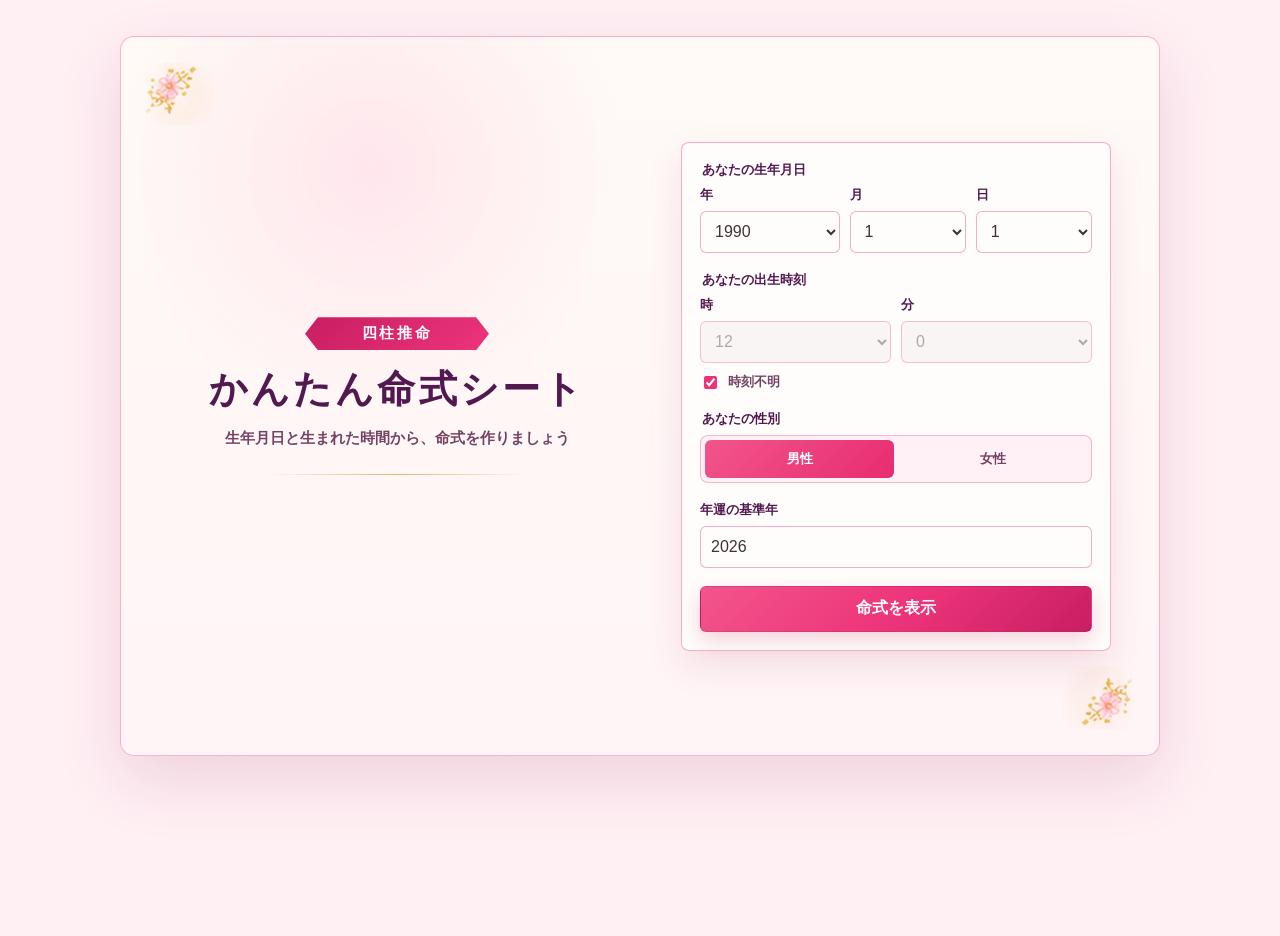
<file: index.html>
<!doctype html>
<html lang="ja">
  <head>
    <meta charset="UTF-8" />
    <meta name="viewport" content="width=device-width, initial-scale=1.0" />
    <meta name="robots" content="noindex, nofollow, noarchive, nosnippet" />
    <meta name="theme-color" content="#ed347a" />
    <meta name="apple-mobile-web-app-capable" content="yes" />
    <meta name="apple-mobile-web-app-status-bar-style" content="default" />
    <link rel="manifest" href="./manifest.webmanifest" />
    <link rel="stylesheet" href="./styles.css" />
    <title>かんたん命式シート</title>
  </head>
  <body>
    <main id="app" class="app-shell">
      <section id="input-screen" class="input-screen" aria-label="命式入力">
        <div class="brand-copy">
          <p class="brand-ribbon">四柱推命</p>
          <h1>かんたん命式シート</h1>
          <p>生年月日と生まれた時間から、命式を作りましょう</p>
        </div>

        <form id="birth-form" class="birth-form">
          <fieldset>
            <legend>あなたの生年月日</legend>
            <div class="date-grid">
              <label><span>年</span><select id="birth-year" required></select></label>
              <label><span>月</span><select id="birth-month" required></select></label>
              <label><span>日</span><select id="birth-day" required></select></label>
            </div>
          </fieldset>
          <fieldset>
            <legend>あなたの出生時刻</legend>
            <div class="time-grid">
              <label><span>時</span><select id="birth-hour"></select></label>
              <label><span>分</span><select id="birth-minute"></select></label>
              <label class="unknown-row"><input id="unknown-time" type="checkbox" checked /><span>時刻不明</span></label>
            </div>
          </fieldset>
          <fieldset>
            <legend>あなたの性別</legend>
            <div class="sex-switch">
              <label><input type="radio" name="sex" value="male" checked /><span>男性</span></label>
              <label><input type="radio" name="sex" value="female" /><span>女性</span></label>
            </div>
          </fieldset>
          <label class="base-year"><span>年運の基準年</span><input id="current-year" type="number" min="1900" max="2200" value="2026" /></label>
          <p id="form-error" class="form-error" role="alert" hidden></p>
          <button id="submit-button" type="submit">命式を表示</button>
        </form>
      </section>
      <section id="results" class="results-screen" aria-live="polite" hidden></section>
    </main>
    <script type="module" src="./src/main.js"></script>
  </body>
</html>
</file>
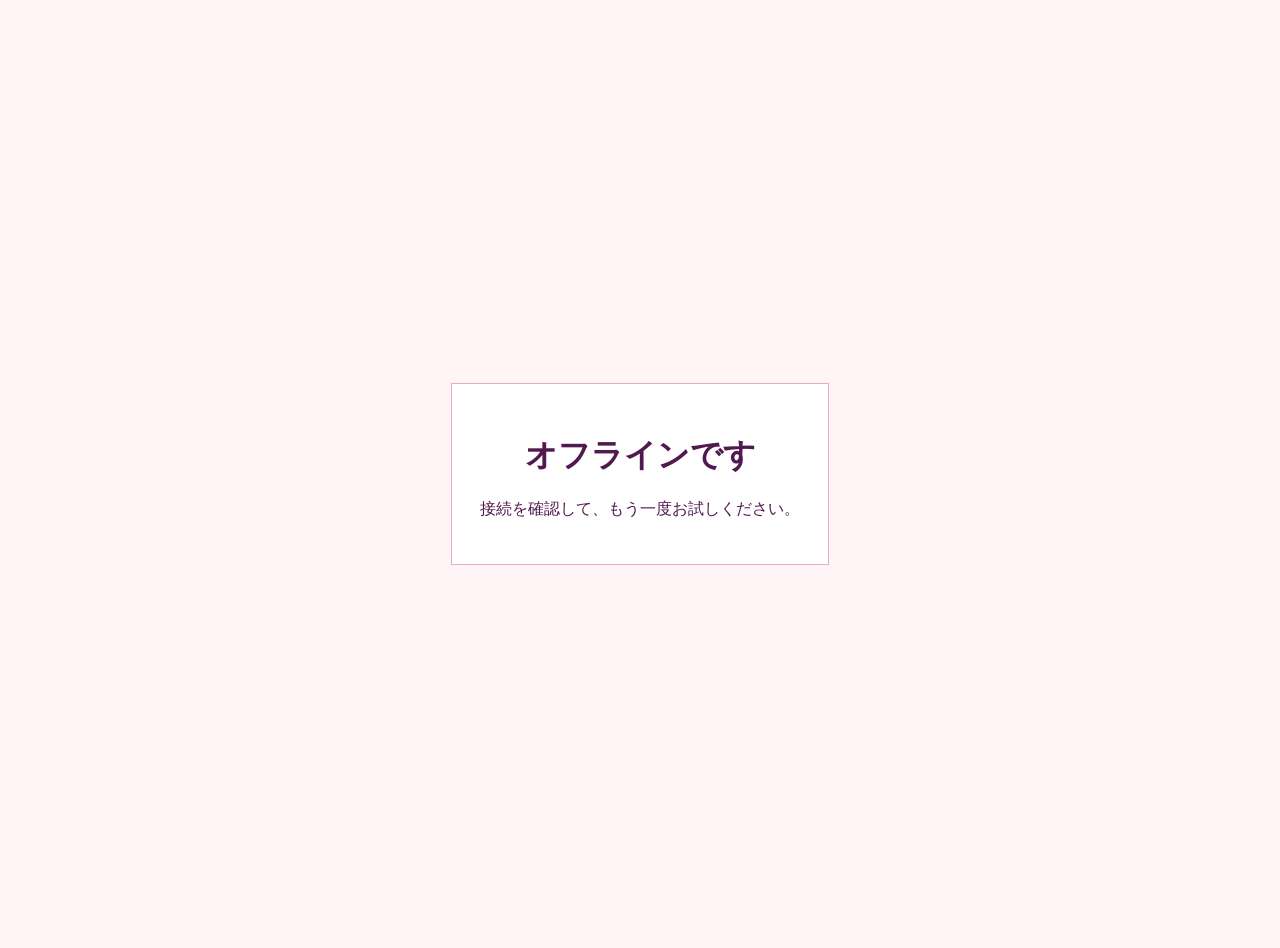
<file: offline.html>
<!doctype html>
<html lang="ja">
  <head><meta charset="UTF-8" /><meta name="viewport" content="width=device-width, initial-scale=1.0" /><meta name="theme-color" content="#ed347a" /><title>オフライン</title></head>
  <body style="display:grid;min-height:100vh;margin:0;padding:24px;color:#51194f;background:#fff4f6;font-family:'Yu Gothic',Meiryo,sans-serif;place-items:center"><main style="max-width:420px;padding:28px;text-align:center;background:#fff;border:1px solid #f2a7c3"><h1>オフラインです</h1><p>接続を確認して、もう一度お試しください。</p></main></body>
</html>
</file>
<file: styles.css>
:root {
  color-scheme: light;
  --pink: #ed347a;
  --pink-deep: #c81e61;
  --pink-soft: #fff0f4;
  --ivory: #fffaf6;
  --purple: #51194f;
  --gold: #d9a34b;
  --line: #e9cfc9;
  --ink: #55151a;
  font-family: "Noto Sans JP", "Hiragino Kaku Gothic ProN", "Yu Gothic", Meiryo, sans-serif;
}

* { box-sizing: border-box; }
html { scroll-behavior: smooth; }
body { min-height: 100vh; margin: 0; color: var(--purple); background: var(--pink-soft); }
button, input, select { font: inherit; }
button { cursor: pointer; }
[hidden] { display: none !important; }

.app-shell { min-height: 100vh; }

/* 入力画面 */
.input-screen {
  position: relative;
  display: grid;
  grid-template-columns: minmax(320px, 1fr) minmax(390px, 430px);
  gap: 56px;
  align-items: center;
  width: min(1040px, calc(100% - 48px));
  min-height: min(720px, calc(100vh - 72px));
  margin: 36px auto;
  padding: 48px;
  overflow: hidden;
  background:
    radial-gradient(circle at 24% 18%, rgba(255, 210, 225, 0.48), transparent 26%),
    linear-gradient(rgba(255, 250, 246, 0.96), rgba(255, 244, 246, 0.96));
  border: 1px solid rgba(237, 52, 122, 0.34);
  border-radius: 14px;
  box-shadow: 0 24px 64px rgba(142, 31, 81, 0.14);
}

.input-screen::before,
.input-screen::after {
  position: absolute;
  width: 72px;
  height: 78px;
  background: url("./assets/meishiki-sheet-ornament.png") center / contain no-repeat;
  opacity: 0.82;
  mix-blend-mode: multiply;
  -webkit-mask-image: radial-gradient(ellipse at center, #000 46%, transparent 82%);
  mask-image: radial-gradient(ellipse at center, #000 46%, transparent 82%);
  content: "";
}
.input-screen::before { top: 18px; left: 22px; }
.input-screen::after { right: 24px; bottom: 18px; transform: rotate(180deg); }

.brand-copy { position: relative; z-index: 1; display: grid; justify-items: center; text-align: center; }
.brand-copy::after { width: 260px; height: 1px; margin-top: 22px; background: linear-gradient(90deg, transparent, rgba(217, 163, 75, 0.78), transparent); content: ""; }
.brand-ribbon {
  min-width: 184px;
  margin: 0 0 14px;
  padding: 7px 28px;
  color: #fff;
  font-family: "Noto Serif JP", "Yu Mincho", "Hiragino Mincho ProN", serif;
  font-size: 0.92rem;
  font-weight: 800;
  letter-spacing: 0.18em;
  background: linear-gradient(135deg, var(--pink-deep), var(--pink));
  clip-path: polygon(7% 0, 93% 0, 100% 50%, 93% 100%, 7% 100%, 0 50%);
}
.brand-copy h1 { margin: 0; color: var(--purple); font-family: "Noto Serif JP", "Yu Mincho", "Hiragino Mincho ProN", serif; font-size: clamp(1.9rem, 3vw, 2.5rem); letter-spacing: 0.08em; }
.brand-copy > p:last-child { margin: 10px 0 0; color: #744263; font-size: 0.92rem; font-weight: 700; line-height: 1.8; }

.birth-form { position: relative; z-index: 1; display: grid; gap: 18px; padding: 18px; background: rgba(255, 253, 251, 0.92); border: 1px solid rgba(237, 52, 122, 0.4); border-radius: 8px; box-shadow: 0 14px 36px rgba(142, 31, 81, 0.11); }
fieldset { margin: 0; padding: 0; border: 0; }
legend, label > span { display: block; margin-bottom: 7px; color: var(--purple); font-size: 0.82rem; font-weight: 800; }
.date-grid, .time-grid { display: grid; gap: 10px; }
.date-grid { grid-template-columns: 1.2fr 1fr 1fr; }
.time-grid { grid-template-columns: 1fr 1fr; }
.unknown-row { display: flex; grid-column: 1 / -1; gap: 8px; align-items: center; }
.unknown-row span { margin: 0; color: #744263; }
input[type="checkbox"] { accent-color: var(--pink); }
select, input[type="number"] { width: 100%; min-height: 42px; padding: 8px 10px; color: #3f3135; background: #fffdfb; border: 1px solid rgba(222, 101, 147, 0.5); border-radius: 6px; }
select:disabled { color: #8d8587; background: #f6f2f2; }
select:focus, input:focus, button:focus-visible { outline: 3px solid rgba(237, 52, 122, 0.24); outline-offset: 2px; }
.sex-switch { display: grid; grid-template-columns: 1fr 1fr; gap: 4px; padding: 4px; background: #fff1f5; border: 1px solid rgba(237, 52, 122, 0.32); border-radius: 8px; }
.sex-switch label { position: relative; }
.sex-switch input { position: absolute; opacity: 0; }
.sex-switch span { margin: 0; padding: 10px; color: #744263; text-align: center; border-radius: 6px; }
.sex-switch input:checked + span { color: #fff; background: linear-gradient(135deg, #f2558b, #e72c71); }
.base-year span { margin-bottom: 7px; }
.form-error { margin: -4px 0; padding: 8px 10px; color: #a3124c; background: #fff0f4; border-left: 3px solid var(--pink); }
#submit-button { min-height: 46px; color: #fff; font-weight: 900; background: linear-gradient(135deg, #f2558b, var(--pink) 52%, var(--pink-deep)); border: 1px solid rgba(160, 20, 80, 0.24); border-radius: 6px; box-shadow: 0 8px 20px rgba(200, 30, 97, 0.2); }

/* 結果画面共通 */
.results-screen { min-height: 100vh; color: var(--ink); background: #fdf8f1; }
.screen-header {
  position: fixed;
  top: 0;
  right: 0;
  left: 0;
  z-index: 10;
  display: grid;
  grid-template-columns: minmax(0, 1fr) auto minmax(0, 1fr);
  gap: 10px;
  align-items: center;
  height: 68px;
  padding: 10px 16px;
  background: rgba(253, 248, 241, 0.98);
  border-bottom: 1px solid var(--line);
  box-shadow: 0 4px 16px rgba(82, 27, 30, 0.06);
}
.screen-header strong { grid-column: 2; font-family: "Noto Serif JP", "Yu Mincho", serif; font-size: clamp(1.05rem, 1.4vw, 1.4rem); letter-spacing: 0.08em; text-align: center; }
.screen-header button { grid-column: 3; justify-self: end; min-height: 40px; padding: 8px 14px; color: var(--ink); background: #fdf8f1; border: 1px solid var(--line); border-radius: 4px; }
.screen-tabs { position: fixed; top: 68px; right: 0; left: 0; z-index: 9; display: grid; grid-template-columns: repeat(2, 1fr); height: 48px; background: #fff; border-bottom: 1px solid var(--line); }
.screen-tabs button { color: var(--ink); font-weight: 800; background: #fff; border: 0; border-right: 1px solid var(--line); }
.screen-tabs button span { display: inline-grid; width: 24px; height: 24px; margin-right: 6px; color: var(--pink); background: #fff0f4; border: 1px solid #ef9cba; border-radius: 50%; place-items: center; }
.screen-tabs button[aria-current="page"] { color: #fff; background: linear-gradient(135deg, #f05a8e, var(--pink)); }
.screen-tabs button[aria-current="page"] span { color: var(--pink-deep); background: #fff; border-color: #fff; }
.result-page { position: relative; min-height: 100vh; }
.page-turn { position: fixed; bottom: 20px; z-index: 12; min-height: 48px; padding: 10px 18px; color: #fff; font-weight: 900; letter-spacing: 0.04em; background: linear-gradient(135deg, #f05a8e, var(--pink-deep)); border: 1px solid rgba(124, 15, 61, 0.26); border-radius: 6px; box-shadow: 0 8px 24px rgba(164, 25, 85, 0.24); }
.page-turn span { font-size: 1.4em; line-height: 0; }
.page-turn-next { right: 22px; }
.page-turn-back { left: 22px; color: var(--purple); background: rgba(255, 250, 246, 0.96); border-color: var(--line); box-shadow: 0 8px 24px rgba(82, 27, 30, 0.12); }

/* 最初の一画面に収める命式シート */
.sheet-viewport { position: relative; width: 100%; height: calc(100vh - 116px); min-height: 320px; margin-top: 116px; overflow: hidden; background: #fdf8f1; }
.meishiki-sheet {
  --sheet-scale: 1;
  position: absolute;
  width: 1120px;
  height: 563px;
  padding: 2px;
  overflow: hidden;
  color: #501014;
  background: #fffaf5;
  border: 1px solid #ead0ca;
  transform: scale(var(--sheet-scale));
  transform-origin: top left;
}
.sheet-heading { display: grid; grid-template-columns: 1.78fr 1fr; height: 85px; border: 1px solid #ead0ca; }
.sheet-title { position: relative; display: flex; align-items: center; justify-content: center; padding: 5px 16px; text-align: center; }
.sheet-title > div { transform: translateY(-8px); }
.sheet-title img { position: absolute; left: 5px; width: 62px; height: 55px; object-fit: contain; mix-blend-mode: multiply; }
.sheet-title h1 { margin: 0; font-family: "Noto Serif JP", "Yu Mincho", serif; font-size: 2.8rem; font-weight: 900; letter-spacing: 0.04em; -webkit-text-stroke: 0.8px currentColor; }
.sheet-title p { margin: 0; font-size: 1.15rem; font-weight: 900; -webkit-text-stroke: 0.25px currentColor; }
.sheet-heading dl { display: grid; align-content: center; gap: 6px; margin: 0; padding: 8px 16px; border-left: 1px solid #ead0ca; font-size: 1.15rem; font-weight: 800; }
.sheet-heading dl div { display: grid; grid-template-columns: 150px 1fr; }
.sheet-heading dt, .sheet-heading dd { margin: 0; }
.sheet-table { width: 100%; height: 338px; table-layout: fixed; border-collapse: collapse; }
.sheet-table th, .sheet-table td { border: 1px solid #ead0ca; text-align: center; }
.sheet-table thead th { height: 68px; color: #fff; font-size: 1.51rem; }
.sheet-table thead th:first-child { width: 181px; color: #501014; background: #fffaf5; }
.sheet-table thead small { display: block; margin-top: 2px; font-size: 0.84rem; }
.pillar-year { background: #fc4779; }
.pillar-month { background: #449f6a; }
.pillar-day { background: #faa502; }
.pillar-hour { background: #5788c6; }
.sheet-table tbody th { width: 181px; font-family: "Noto Serif JP", "Yu Mincho", serif; font-size: 1.5rem; font-weight: 900; letter-spacing: -0.06em; background: #fffaf5; -webkit-text-stroke: 0.2px currentColor; }
.sheet-table tbody th small { display: block; margin-top: 5px; font-size: 1.02rem; font-weight: 900; line-height: 1.3; letter-spacing: -0.03em; }
.sheet-table td { height: 90px; font-family: "Noto Serif JP", "Yu Mincho", serif; font-size: 2.6rem; font-weight: 900; background: rgba(255,255,255,0.25); }
.sheet-table td ruby { ruby-position: over; }
.sheet-table td rt { color: #76520e; font-family: "Noto Sans JP", sans-serif; font-size: 0.38em; }
.sheet-table td .kanshi-reading { display: block; color: #76520e; font-family: "Noto Sans JP", sans-serif; font-size: 0.62rem; }
.sheet-table td strong { display: block; font-size: 2.15rem; }
.sheet-empty { color: #a98d88; }
.sheet-reference-grid { display: grid; grid-template-columns: 1fr 1.06fr; gap: 10px; height: 136px; padding-top: 8px; }
.sheet-reference-grid section { border: 2px dotted; }
.stem-reference { color: #fc4779; }
.branch-reference { color: #299e68; }
.sheet-reference-grid h2 { margin: 0; padding: 2px; font-size: 1.4rem; text-align: center; }
.sheet-reference-grid section > div { display: grid; grid-template-columns: repeat(5, 1fr); gap: 8px 4px; padding: 10px; color: #501014; }
.branch-reference > div { grid-template-columns: repeat(6, 1fr) !important; }
.sheet-reference-grid span { font-size: 0.95rem; font-weight: 900; white-space: nowrap; }

/* 2ページ目：参考シートに合わせた四柱推命リーディング */
.reading-viewport { min-height: calc(100vh - 116px); margin-top: 116px; padding: 28px 24px 88px; background: #fdf8f1; }
.reading-layout { display: grid; grid-template-columns: minmax(0, 1fr) minmax(320px, 360px); gap: 22px; align-items: start; width: min(1500px, 100%); margin: 0 auto; }
.reading-sheet {
  position: relative;
  width: 100%;
  margin: 0;
  padding: 0 18px 26px;
  overflow: hidden;
  color: #4d1c62;
  background:
    radial-gradient(circle at 86% 8%, rgba(255, 222, 226, 0.24), transparent 22%),
    linear-gradient(180deg, #fffdf9, #fffaf5);
  border: 1px solid #edc5b9;
  border-radius: 5px;
  box-shadow: 0 12px 34px rgba(104, 40, 62, 0.08);
}
.reading-heading { position: relative; display: flex; align-items: center; width: min(520px, calc(100% - 90px)); height: 58px; margin: 0 0 4px -18px; padding: 0 52px 0 26px; color: #fff; background: linear-gradient(100deg, #dd2868, #e65f89 70%, #f4adbc); clip-path: polygon(0 0, 94% 0, 100% 50%, 94% 100%, 0 100%, 3% 50%); }
.reading-heading::after { position: absolute; top: 50%; left: 94%; width: 120vw; height: 1px; background: #e47786; content: ""; }
.reading-heading span { display: inline-grid; flex: 0 0 auto; width: 29px; height: 29px; margin-right: 16px; color: #df2c6a; font-family: "Noto Sans JP", sans-serif; font-weight: 900; background: #fff; border-radius: 50%; place-items: center; }
.reading-heading h1 { margin: 0; font-family: "Noto Serif JP", "Yu Mincho", "Hiragino Mincho ProN", serif; font-size: clamp(1.45rem, 2.2vw, 2rem); letter-spacing: 0.08em; white-space: nowrap; }
.reading-field { position: relative; padding: 22px 12px 20px; border-bottom: 1px solid rgba(224, 119, 130, 0.34); }
.reading-field:last-of-type { border-bottom: 0; }
.reading-field h2 { margin: 0 0 10px; color: #51205f; font-family: "Noto Serif JP", "Yu Mincho", "Hiragino Mincho ProN", serif; font-size: clamp(1.12rem, 1.55vw, 1.38rem); letter-spacing: 0.04em; }
.reading-field h2 small { margin-left: 6px; font-family: "Noto Sans JP", "Yu Gothic", sans-serif; font-size: 0.68em; font-weight: 700; }
.reading-copy { position: relative; z-index: 1; }
.reading-copy p { margin: 0 0 10px; padding: 0; color: #532361; font-size: clamp(0.98rem, 1.25vw, 1.1rem); font-weight: 600; line-height: 1.82; letter-spacing: 0.035em; }
.reading-copy p:last-child { margin-bottom: 0; }
.reading-field-future { padding-bottom: 24px; }
.reading-flower { position: absolute; z-index: 0; width: 90px; height: 82px; object-fit: contain; opacity: 0.74; mix-blend-mode: multiply; -webkit-mask-image: radial-gradient(ellipse at center, #000 48%, transparent 84%); mask-image: radial-gradient(ellipse at center, #000 48%, transparent 84%); }
.reading-flower-top { top: 43px; right: 6px; }
.reading-flower-bottom { right: 2px; bottom: 0; transform: rotate(180deg); }
.reading-memo {
  position: sticky;
  top: 132px;
  max-height: calc(100vh - 152px);
  overflow: auto;
  color: #4d1c62;
  background: linear-gradient(180deg, #fffdf9, #fff8f3);
  border: 1px solid #edc5b9;
  border-radius: 5px;
  box-shadow: 0 12px 34px rgba(104, 40, 62, 0.08);
}
.reading-memo-heading { padding: 16px 20px 14px; color: #fff; background: linear-gradient(100deg, #d82767, #e75f8a); }
.reading-memo-heading p { margin: 0 0 3px; font-size: 0.8rem; font-weight: 900; letter-spacing: 0.18em; }
.reading-memo-heading h1 { margin: 0; font-family: "Noto Serif JP", "Yu Mincho", "Hiragino Mincho ProN", serif; font-size: 1.22rem; letter-spacing: 0.05em; }
.reading-memo-intro { margin: 0; padding: 14px 18px; color: #6e466e; font-size: 0.88rem; font-weight: 600; line-height: 1.75; background: #fff0f4; border-bottom: 1px solid #edc5b9; }
.reading-memo-group { padding: 16px 18px 14px; border-bottom: 1px solid rgba(224, 119, 130, 0.42); }
.reading-memo-group:last-child { border-bottom: 0; }
.reading-memo-group h2 { margin: 0 0 9px; color: #c81e61; font-family: "Noto Serif JP", "Yu Mincho", "Hiragino Mincho ProN", serif; font-size: 1rem; line-height: 1.55; }
.reading-memo-group ul { margin: 0; padding-left: 1.25em; }
.reading-memo-group li { margin: 0 0 6px; color: #55315e; font-size: 0.91rem; font-weight: 600; line-height: 1.7; }
.reading-memo-group li:last-child { margin-bottom: 0; }
.calculation-details { width: min(1120px, calc(100% - 48px)); margin: 0 auto 100px; color: var(--ink); background: #fffaf5; border: 1px solid var(--line); }
.calculation-details summary { padding: 18px 22px; color: var(--purple); font-weight: 900; background: #fff0f4; cursor: pointer; }
.detail-results { display: grid; grid-template-columns: minmax(0, 1fr); gap: 24px; width: 100%; max-width: 1120px; margin: 0 auto; padding: 24px; }
.detail-card { min-width: 0; scroll-margin-top: 132px; padding: 28px; background: #fffaf5; border: 1px solid var(--line); box-shadow: 0 10px 30px rgba(82, 27, 30, 0.06); }
.section-heading { margin-bottom: 20px; padding-bottom: 12px; border-bottom: 1px solid var(--line); }
.section-heading p { margin: 0 0 4px; color: var(--pink); font-size: 0.78rem; font-weight: 900; letter-spacing: 0.16em; }
.section-heading h2 { margin: 0; font-family: "Noto Serif JP", "Yu Mincho", serif; font-size: 1.65rem; }
.pillar-cards { display: grid; grid-template-columns: repeat(4, minmax(0, 1fr)); gap: 12px; }
.pillar-cards article { overflow: hidden; border: 1px solid var(--line); }
.pillar-cards h3 { margin: 0; padding: 10px; color: #fff; text-align: center; }
.large-kanshi { margin: 0; padding: 20px 8px; font-family: "Noto Serif JP", "Yu Mincho", serif; font-size: 2.5rem; font-weight: 900; text-align: center; }
.large-kanshi rt { color: #76520e; font-size: 0.35em; }
.pillar-cards dl { margin: 0; }
.pillar-cards dl div { display: grid; grid-template-columns: 1fr 1fr; padding: 8px 10px; border-top: 1px solid var(--line); }
.pillar-cards dt { font-weight: 800; }
.pillar-cards dd { margin: 0; text-align: right; }
.empty-pillar { display: grid; min-height: 174px; margin: 0; color: #967b7e; place-items: center; }
.chart-note { margin: 18px 0 0; color: #76565a; }
.table-scroll { max-width: 100%; overflow-x: auto; }
.luck-card table { width: 100%; min-width: 620px; border-collapse: collapse; font-size: 1rem; }
.luck-card th, .luck-card td { padding: 12px 10px; border: 1px solid var(--line); text-align: center; }
.luck-card th { color: #fff; background: var(--pink); }
.annual-luck-block th { background: #449f6a; }
@media (max-width: 900px) {
  .input-screen { display: block; width: 100%; min-height: 100vh; margin: 0; padding: 28px 16px; border: 0; border-radius: 0; box-shadow: none; }
  .input-screen::after { display: none; }
  .brand-copy { margin: 32px 0 20px; }
  .brand-copy::after { width: 220px; margin-top: 14px; }
  .birth-form { width: min(100%, 520px); margin: 0 auto; }
  .screen-header { height: 60px; padding: 8px; }
  .screen-header strong { font-size: 0.96rem; }
  .screen-header button { min-height: 36px; padding: 6px 9px; font-size: 0.78rem; }
  .screen-tabs { top: 60px; height: 44px; }
  .sheet-viewport { height: calc(100vh - 104px); margin-top: 104px; }
  .reading-viewport { min-height: calc(100vh - 104px); margin-top: 104px; padding: 12px 10px 82px; }
  .reading-layout { grid-template-columns: 1fr; gap: 14px; }
  .reading-sheet { padding-inline: 12px; }
  .reading-memo { position: static; max-height: none; }
  .reading-heading { height: 50px; margin-left: -12px; padding-left: 18px; }
  .reading-heading span { width: 25px; height: 25px; margin-right: 10px; }
  .reading-field { padding: 16px 8px; }
  .reading-copy p { font-size: 0.98rem; line-height: 1.78; }
  .calculation-details { width: calc(100% - 20px); }
  .detail-results { padding: 16px 10px 84px; }
  .detail-card { padding: 18px 12px; }
  .pillar-cards { grid-template-columns: repeat(2, 1fr); }
}

@media (max-width: 480px) {
  .brand-ribbon { padding-block: 5px; font-size: 0.8rem; }
  .brand-copy h1 { font-size: 1.6rem; }
  .brand-copy > p:last-child { font-size: 0.78rem; }
  .birth-form { gap: 12px; padding: 14px; }
  legend, label > span { font-size: 0.75rem; }
  select, input[type="number"] { min-height: 38px; padding: 6px 8px; }
  .sex-switch span { padding: 8px; }
  .screen-header strong { max-width: 180px; overflow: hidden; white-space: nowrap; text-overflow: ellipsis; }
  .screen-tabs button { font-size: 0.78rem; }
  .screen-tabs button span { width: 20px; height: 20px; margin-right: 3px; }
  .page-turn { bottom: 12px; min-height: 43px; padding: 8px 12px; font-size: 0.82rem; }
  .page-turn-next { right: 12px; }
  .page-turn-back { left: 12px; }
  .reading-heading { width: calc(100% - 52px); }
  .reading-heading h1 { font-size: 1.08rem; letter-spacing: 0.04em; }
  .reading-flower { width: 68px; height: 62px; }
  .reading-field h2 { padding-right: 26px; font-size: 1.05rem; }
  .reading-copy p { font-size: 0.92rem; font-weight: 600; }
  .pillar-cards { grid-template-columns: 1fr; }
}

@media print {
  .screen-header, .screen-tabs, .page-turn, .calculation-details { display: none; }
  .sheet-viewport { height: auto; margin: 0; overflow: visible; }
  .meishiki-sheet { position: static; transform: none; }
  .reading-viewport { margin: 0; padding: 0; }
  .reading-layout { display: block; width: 100%; }
  .reading-sheet, .reading-memo { width: 100%; max-height: none; box-shadow: none; }
  .reading-memo { margin-top: 16px; }
}
</file>
